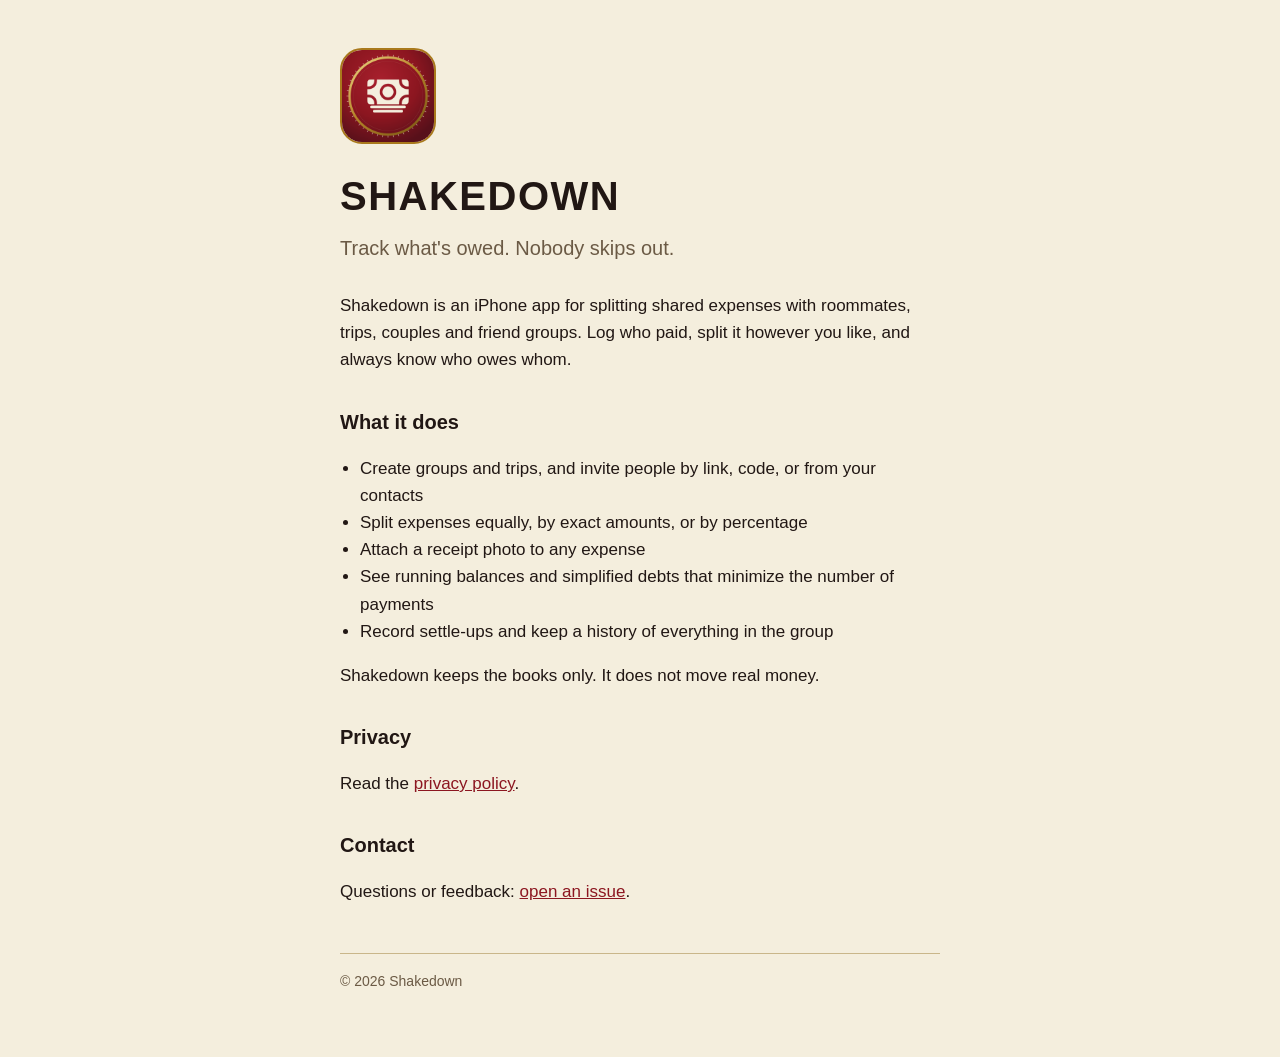
<file: index.html>
<!doctype html>
<html lang="en"><head>
<meta charset="utf-8"><meta name="viewport" content="width=device-width,initial-scale=1">
<title>Shakedown — split shared expenses</title>
<meta name="description" content="Shakedown is an iPhone app for splitting shared expenses with roommates, trips, couples and friends.">
<link rel="icon" href="icon.png"><link rel="stylesheet" href="style.css">
</head><body><main>
<img class="logo" src="icon.png" alt="Shakedown app icon">
<h1>Shakedown</h1>
<p class="tag">Track what's owed. Nobody skips out.</p>
<p>Shakedown is an iPhone app for splitting shared expenses with roommates, trips, couples and friend groups. Log who paid, split it however you like, and always know who owes whom.</p>
<h2>What it does</h2>
<ul>
<li>Create groups and trips, and invite people by link, code, or from your contacts</li>
<li>Split expenses equally, by exact amounts, or by percentage</li>
<li>Attach a receipt photo to any expense</li>
<li>See running balances and simplified debts that minimize the number of payments</li>
<li>Record settle-ups and keep a history of everything in the group</li>
</ul>
<p>Shakedown keeps the books only. It does not move real money.</p>
<h2>Privacy</h2>
<p>Read the <a href="privacy.html">privacy policy</a>.</p>
<h2>Contact</h2>
<p>Questions or feedback: <a href="https://github.com/parnevik-dce/shakedown/issues">open an issue</a>.</p>
<footer>&copy; 2026 Shakedown</footer>
</main></body></html>
</file>
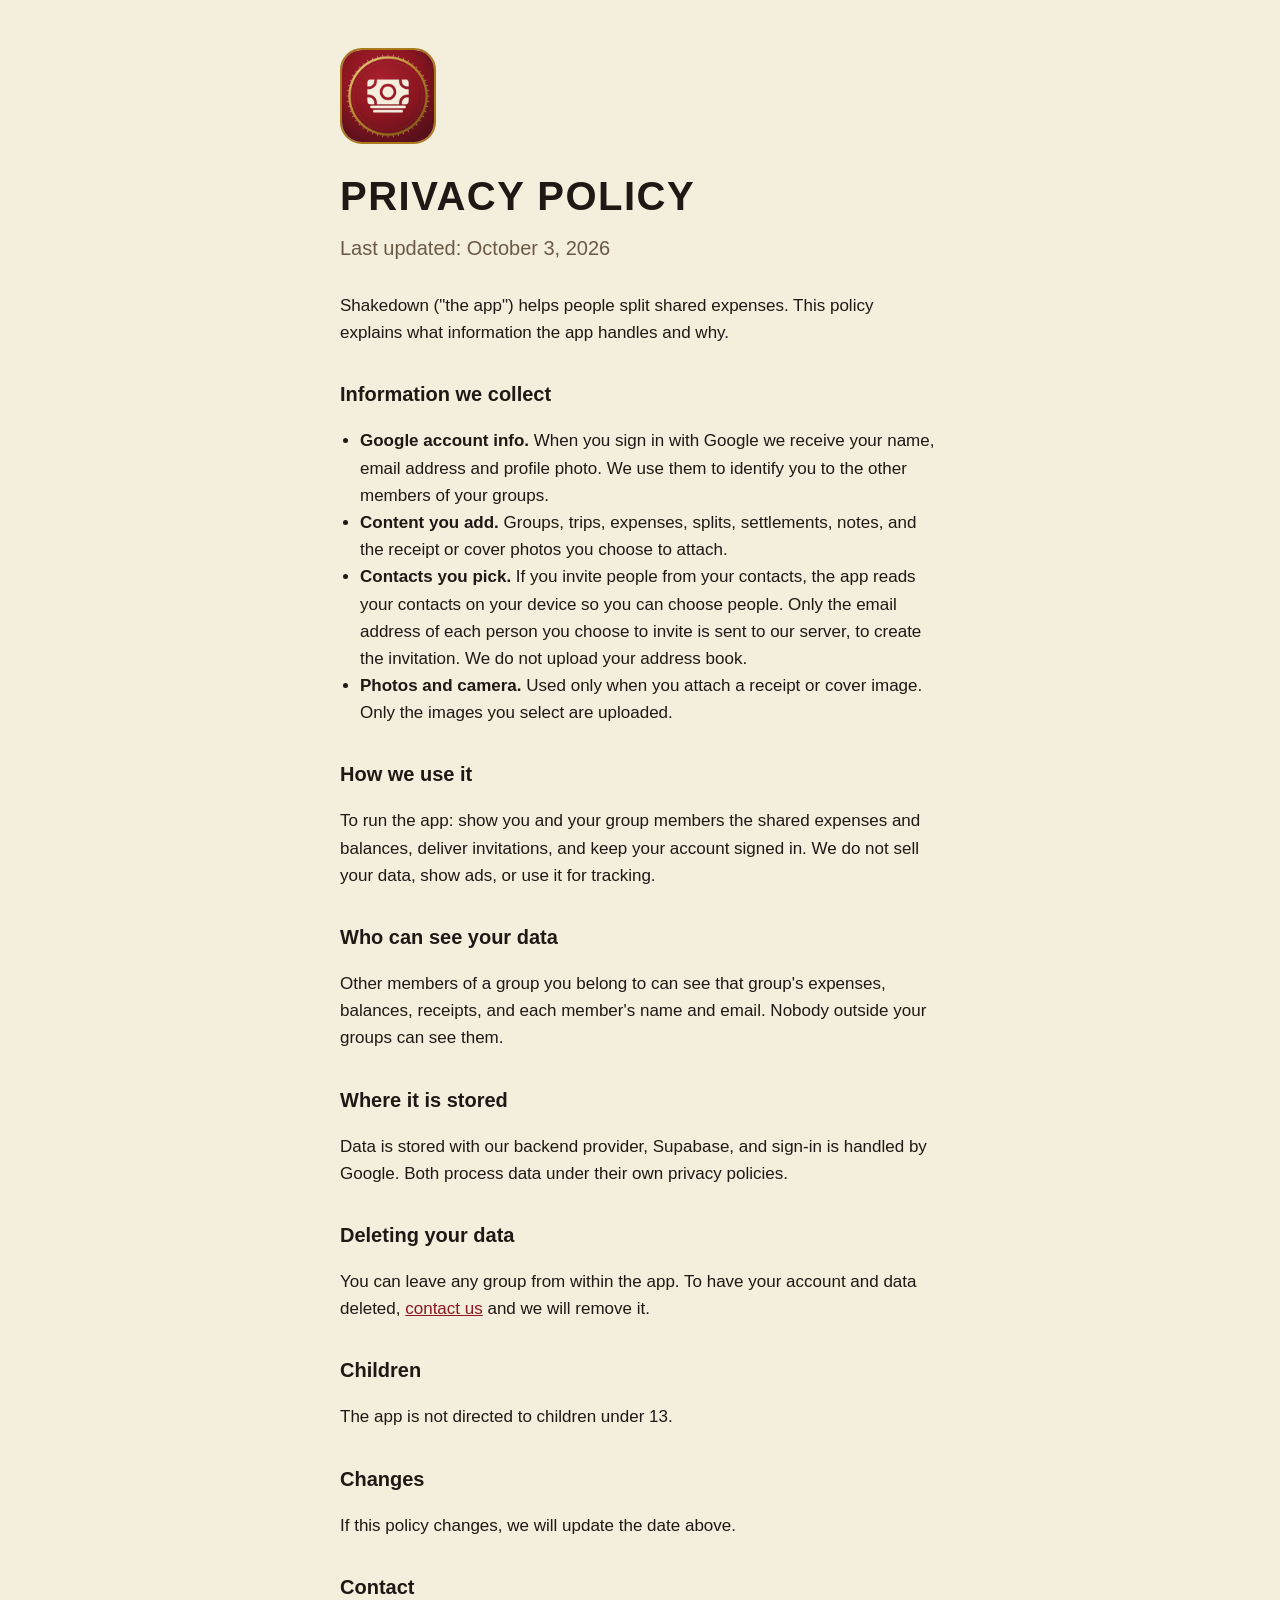
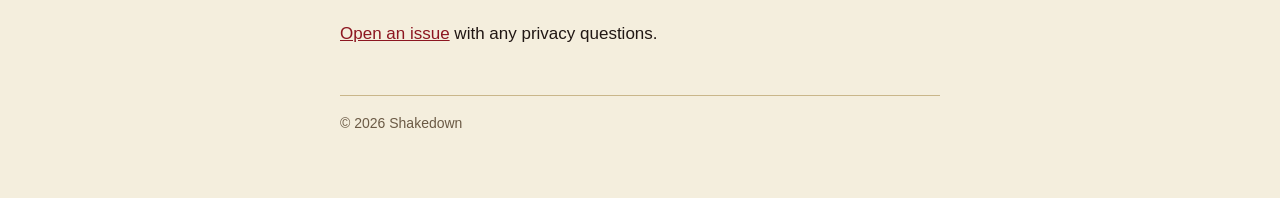
<file: privacy.html>
<!doctype html>
<html lang="en"><head>
<meta charset="utf-8"><meta name="viewport" content="width=device-width,initial-scale=1">
<title>Shakedown privacy policy</title>
<link rel="icon" href="icon.png"><link rel="stylesheet" href="style.css">
</head><body><main>
<a href="index.html"><img class="logo" src="icon.png" alt="Shakedown"></a>
<h1>Privacy policy</h1>
<p class="tag">Last updated: October 3, 2026</p>
<p>Shakedown ("the app") helps people split shared expenses. This policy explains what information the app handles and why.</p>
<h2>Information we collect</h2>
<ul>
<li><strong>Google account info.</strong> When you sign in with Google we receive your name, email address and profile photo. We use them to identify you to the other members of your groups.</li>
<li><strong>Content you add.</strong> Groups, trips, expenses, splits, settlements, notes, and the receipt or cover photos you choose to attach.</li>
<li><strong>Contacts you pick.</strong> If you invite people from your contacts, the app reads your contacts on your device so you can choose people. Only the email address of each person you choose to invite is sent to our server, to create the invitation. We do not upload your address book.</li>
<li><strong>Photos and camera.</strong> Used only when you attach a receipt or cover image. Only the images you select are uploaded.</li>
</ul>
<h2>How we use it</h2>
<p>To run the app: show you and your group members the shared expenses and balances, deliver invitations, and keep your account signed in. We do not sell your data, show ads, or use it for tracking.</p>
<h2>Who can see your data</h2>
<p>Other members of a group you belong to can see that group's expenses, balances, receipts, and each member's name and email. Nobody outside your groups can see them.</p>
<h2>Where it is stored</h2>
<p>Data is stored with our backend provider, Supabase, and sign-in is handled by Google. Both process data under their own privacy policies.</p>
<h2>Deleting your data</h2>
<p>You can leave any group from within the app. To have your account and data deleted, <a href="https://github.com/parnevik-dce/shakedown/issues">contact us</a> and we will remove it.</p>
<h2>Children</h2>
<p>The app is not directed to children under 13.</p>
<h2>Changes</h2>
<p>If this policy changes, we will update the date above.</p>
<h2>Contact</h2>
<p><a href="https://github.com/parnevik-dce/shakedown/issues">Open an issue</a> with any privacy questions.</p>
<footer>&copy; 2026 Shakedown</footer>
</main></body></html>
</file>
<file: style.css>
:root{--bg:#F4EEDD;--ink:#211714;--muted:#6B5A45;--red:#8C1620;--gold:#A9791C;--border:#C9B68A}
*{box-sizing:border-box}
body{margin:0;background:var(--bg);color:var(--ink);font:17px/1.6 -apple-system,BlinkMacSystemFont,"Segoe UI",Roboto,sans-serif}
main{max-width:640px;margin:0 auto;padding:48px 20px 64px}
img.logo{width:96px;height:96px;border-radius:22px;border:2px solid var(--gold);display:block}
h1{font-size:40px;letter-spacing:1.5px;text-transform:uppercase;margin:20px 0 4px}
h2{font-size:20px;margin:32px 0 8px}
.tag{color:var(--muted);font-size:20px;margin:0 0 28px}
a{color:var(--red)}
ul{padding-left:20px}
footer{margin-top:48px;padding-top:16px;border-top:1px solid var(--border);color:var(--muted);font-size:14px}
</file>
